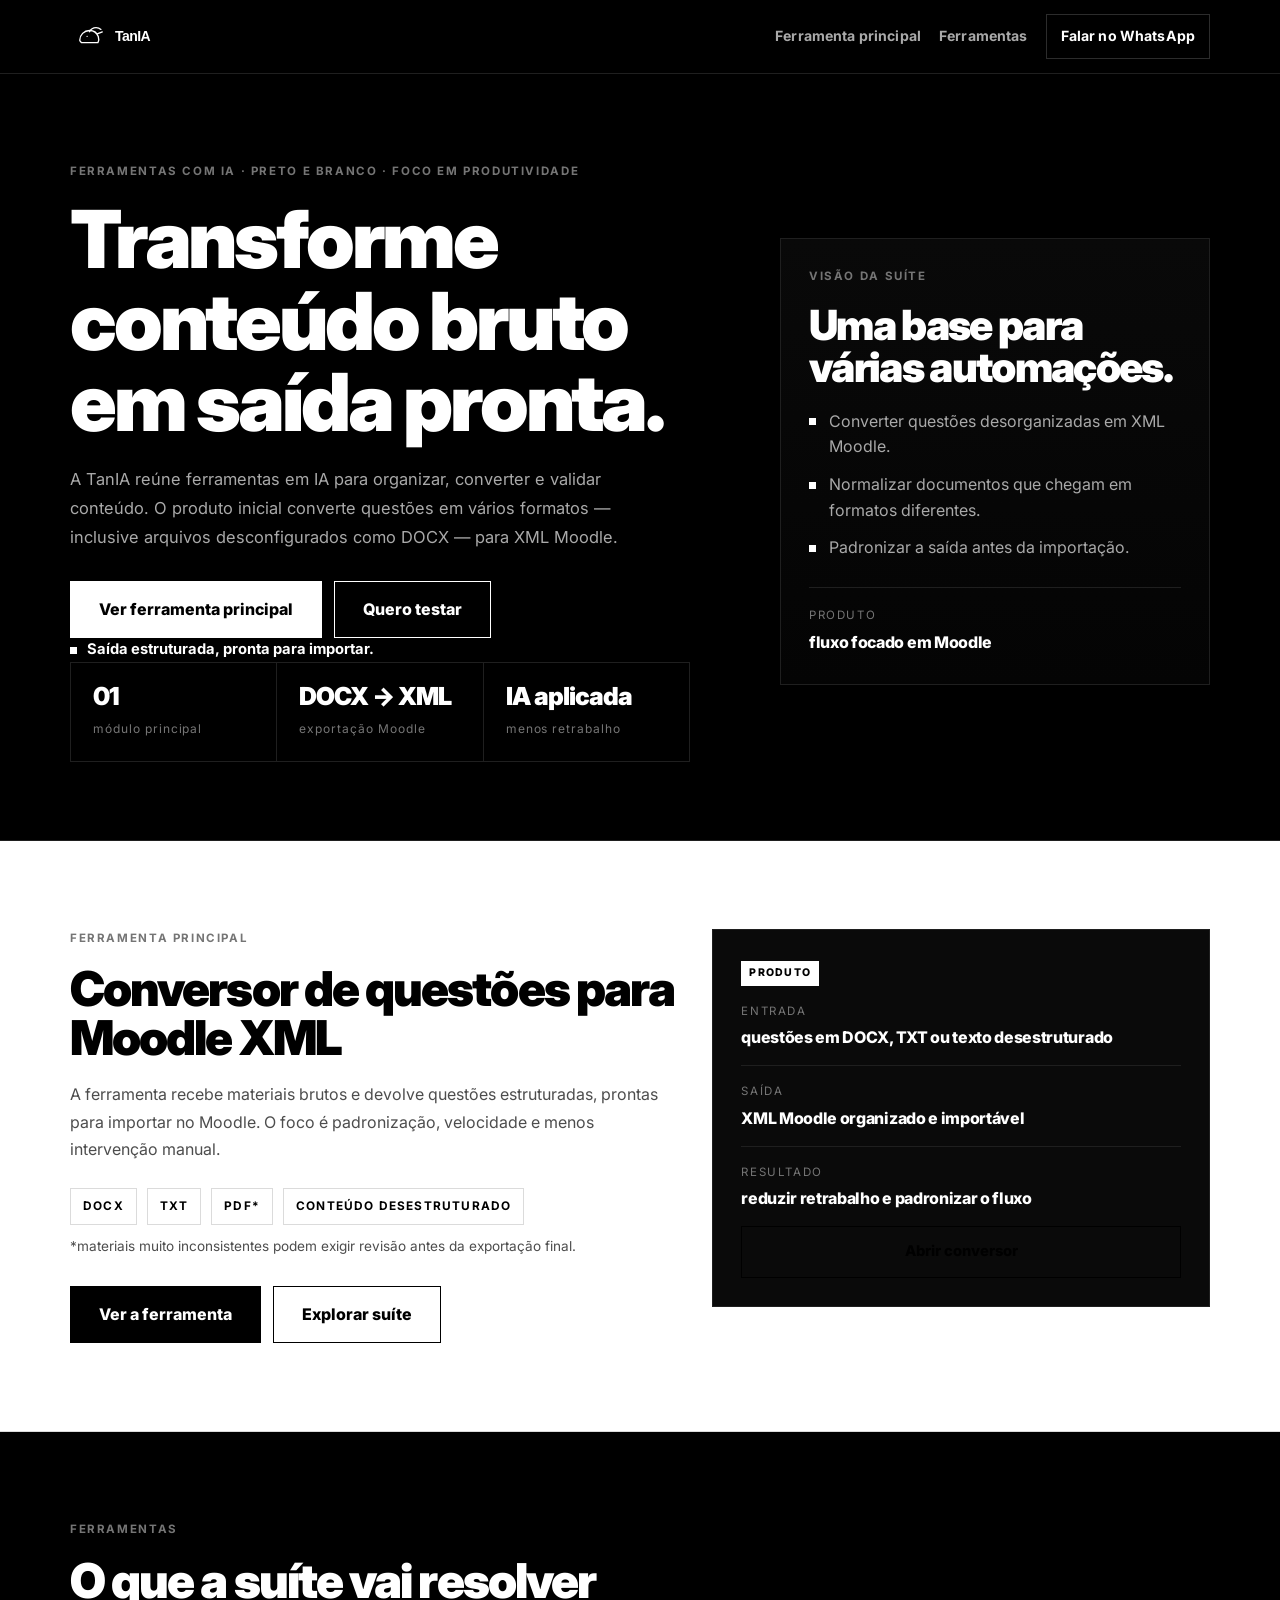
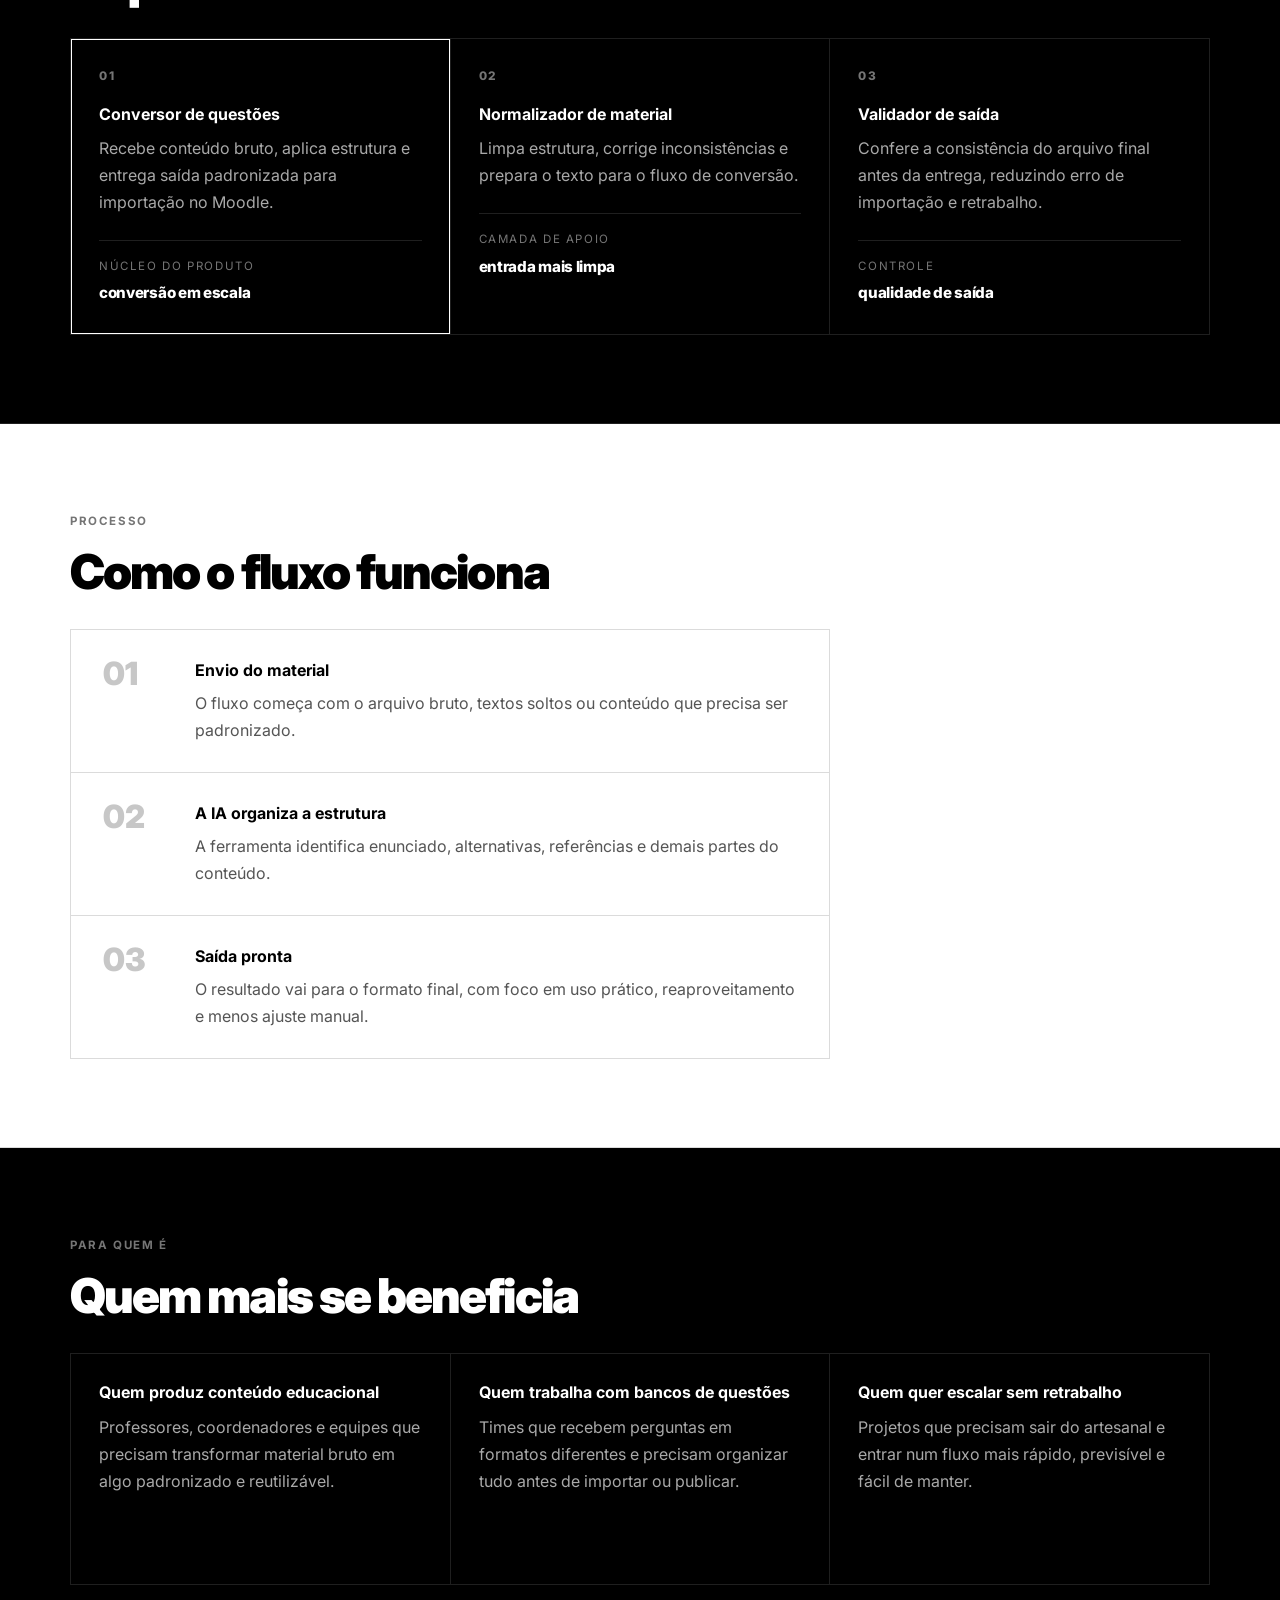
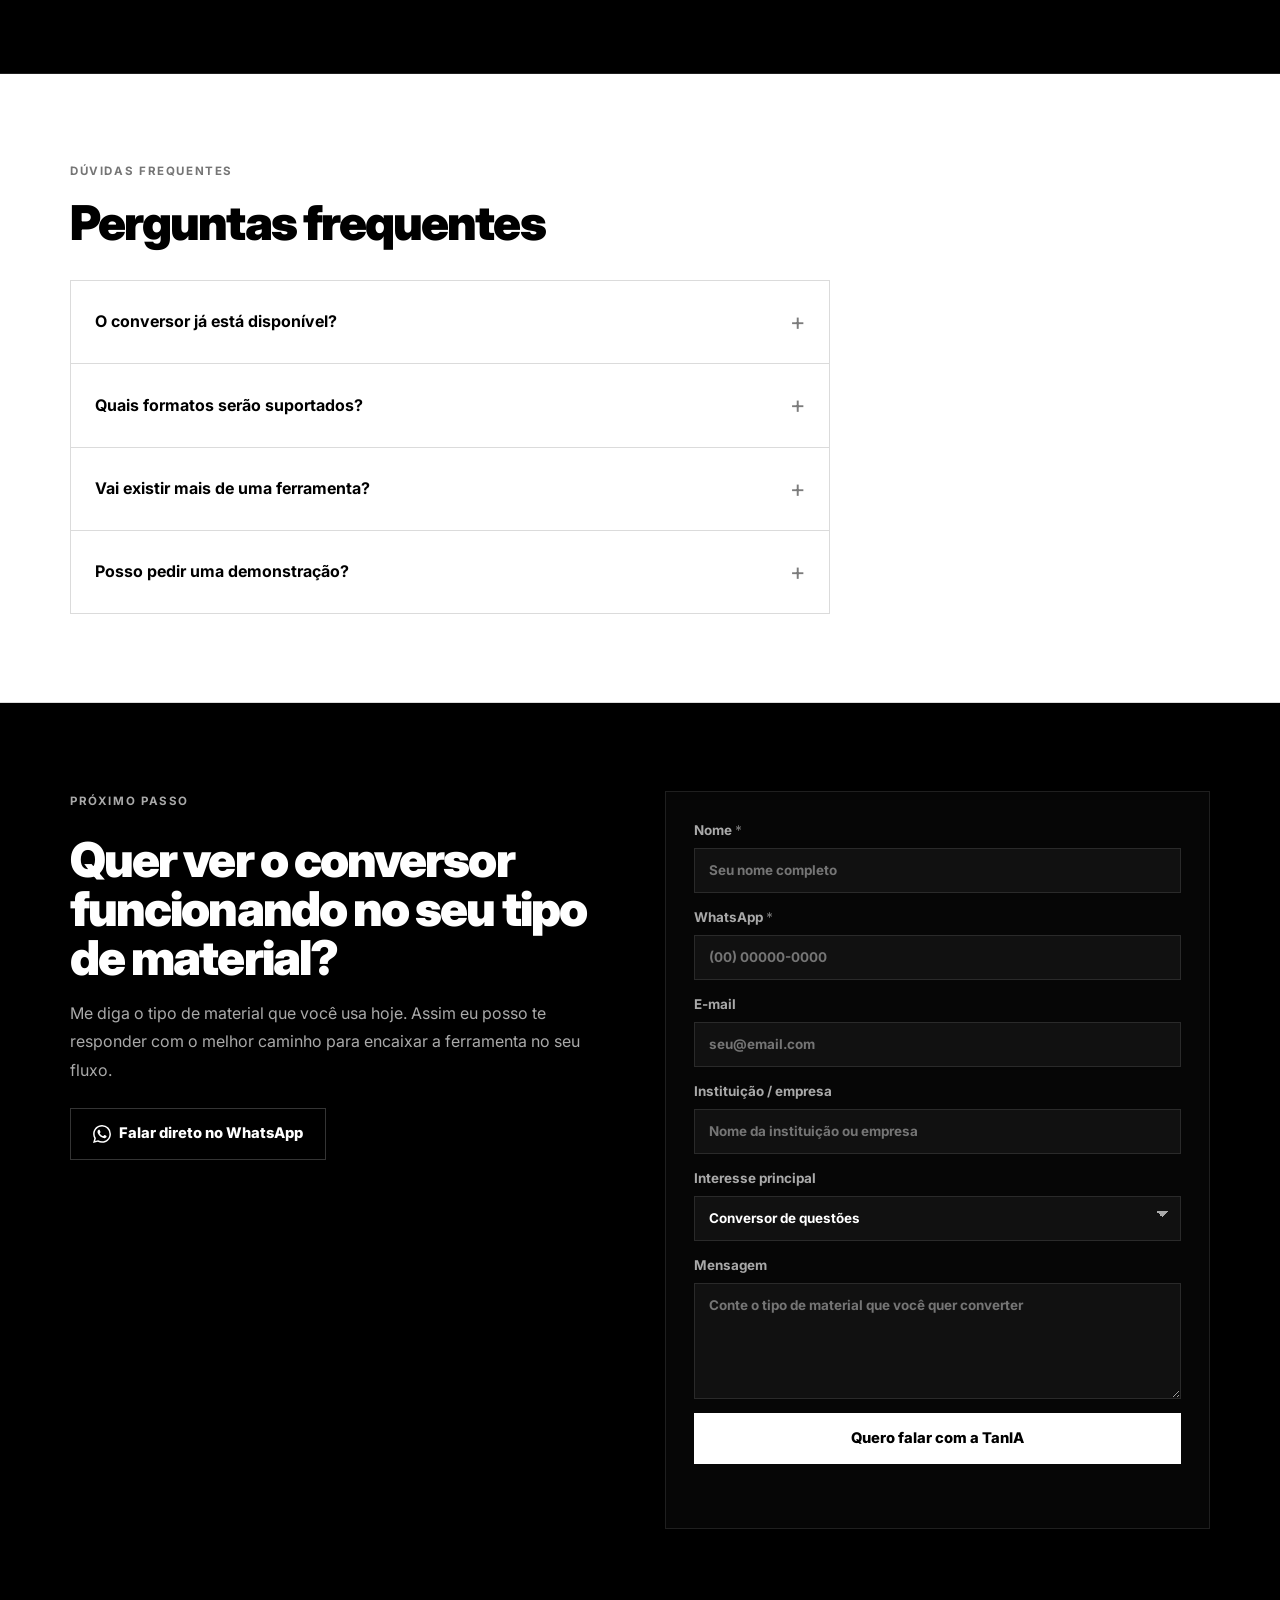
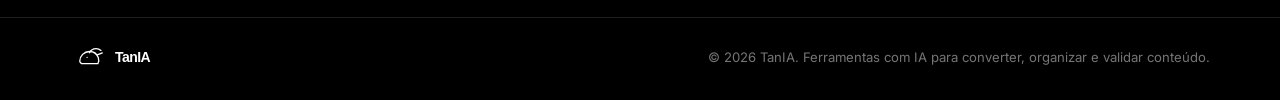
<file: index.html>
<!DOCTYPE html>
<html lang="pt-BR">
<head>
  <meta charset="UTF-8" />
  <meta name="viewport" content="width=device-width, initial-scale=1.0" />
  <meta name="description" content="TanIA reúne ferramentas com IA para converter, organizar e validar conteúdo bruto em saída pronta para uso — começando pelo conversor de questões para XML Moodle." />
  <meta name="theme-color" content="#000000" />
  <title>TanIA — Ferramentas com IA</title>
  <link rel="preconnect" href="https://fonts.googleapis.com" />
  <link rel="preconnect" href="https://fonts.gstatic.com" crossorigin />
  <link href="https://fonts.googleapis.com/css2?family=Inter:wght@400;500;600;700;800;900&display=swap" rel="stylesheet" />
  <link rel="stylesheet" href="styles.css" />
</head>
<body>
  <header class="topbar">
    <div class="container topbar__inner">
      <a href="#inicio" class="brand" aria-label="TanIA">
        <img src="assets/logo-tania-branca.svg" alt="TanIA" class="logo" />
      </a>
      <nav class="topbar__nav" aria-label="Navegação principal">
        <a href="#projeto-destaque">Ferramenta principal</a>
        <a href="#ferramentas">Ferramentas</a>
        <a href="#lead" class="topbar__cta">Falar no WhatsApp</a>
      </nav>
    </div>
  </header>

  <main>
    <section class="hero" id="inicio">
      <div class="container hero__grid">
        <div class="hero__copy">
          <p class="eyebrow">Ferramentas com IA · preto e branco · foco em produtividade</p>
          <h1>Transforme conteúdo bruto em saída pronta.</h1>
          <p class="hero-sub">
            A TanIA reúne ferramentas em IA para organizar, converter e validar conteúdo.
            O produto inicial converte questões em vários formatos — inclusive arquivos desconfigurados como DOCX — para XML Moodle.
          </p>
          <div class="hero__ctas">
            <a class="btn btn--primary btn--lg" href="#projeto-destaque">Ver ferramenta principal</a>
            <a class="btn btn--outline btn--lg" href="#lead">Quero testar</a>
          </div>
          <p class="hero-proof">Saída estruturada, pronta para importar.</p>
          <div class="kpis">
            <div class="kpi">
              <strong>01</strong>
              <span>módulo principal</span>
            </div>
            <div class="kpi">
              <strong>DOCX → XML</strong>
              <span>exportação Moodle</span>
            </div>
            <div class="kpi">
              <strong>IA aplicada</strong>
              <span>menos retrabalho</span>
            </div>
          </div>
        </div>
        <aside class="hero__aside">
          <div class="hero-panel">
            <p class="panel-kicker">Visão da suíte</p>
            <h2>Uma base para várias automações.</h2>
            <ul class="feature-list">
              <li>Converter questões desorganizadas em XML Moodle.</li>
              <li>Normalizar documentos que chegam em formatos diferentes.</li>
              <li>Padronizar a saída antes da importação.</li>
            </ul>
            <div class="panel-note">
              <span>Produto</span>
              <strong>fluxo focado em Moodle</strong>
            </div>
          </div>
        </aside>
      </div>
    </section>

    <section class="section section--light section--spotlight" id="projeto-destaque">
      <div class="container spotlight">
        <div class="spotlight__copy">
          <p class="section-tag">Ferramenta principal</p>
          <h2>Conversor de questões para Moodle XML</h2>
          <p>
            A ferramenta recebe materiais brutos e devolve questões estruturadas, prontas para importar no Moodle.
            O foco é padronização, velocidade e menos intervenção manual.
          </p>
          <div class="spotlight__chips" aria-label="Formatos suportados">
            <span>DOCX</span>
            <span>TXT</span>
            <span>PDF*</span>
            <span>Conteúdo desestruturado</span>
          </div>
          <p class="spotlight__note">*materiais muito inconsistentes podem exigir revisão antes da exportação final.</p>
          <div class="hero__ctas">
            <a class="btn btn--primary btn--dark btn--lg" href="#lead">Ver a ferramenta</a>
            <a class="btn btn--outline btn--dark btn--lg" href="#ferramentas">Explorar suíte</a>
          </div>
        </div>

        <div class="spotlight__card">
          <p class="card-badge">Produto</p>
          <div class="spotlight__stat">
            <span>Entrada</span>
            <strong>questões em DOCX, TXT ou texto desestruturado</strong>
          </div>
          <div class="spotlight__stat">
            <span>Saída</span>
            <strong>XML Moodle organizado e importável</strong>
          </div>
          <div class="spotlight__stat">
            <span>Resultado</span>
            <strong>reduzir retrabalho e padronizar o fluxo</strong>
          </div>
          <a class="btn btn--outline btn--dark btn--full" href="#lead">Abrir conversor</a>
        </div>
      </div>
    </section>

    <section class="section" id="ferramentas">
      <div class="container">
        <p class="section-tag">Ferramentas</p>
        <h2>O que a suíte vai resolver</h2>
        <div class="grid-3">
          <article class="card featured-card">
            <p class="card__num">01</p>
            <h3>Conversor de questões</h3>
            <p>Recebe conteúdo bruto, aplica estrutura e entrega saída padronizada para importação no Moodle.</p>
            <div class="card-meta">
              <span>núcleo do produto</span>
              <strong>conversão em escala</strong>
            </div>
          </article>
          <article class="card">
            <p class="card__num">02</p>
            <h3>Normalizador de material</h3>
            <p>Limpa estrutura, corrige inconsistências e prepara o texto para o fluxo de conversão.</p>
            <div class="card-meta">
              <span>camada de apoio</span>
              <strong>entrada mais limpa</strong>
            </div>
          </article>
          <article class="card">
            <p class="card__num">03</p>
            <h3>Validador de saída</h3>
            <p>Confere a consistência do arquivo final antes da entrega, reduzindo erro de importação e retrabalho.</p>
            <div class="card-meta">
              <span>controle</span>
              <strong>qualidade de saída</strong>
            </div>
          </article>
        </div>
      </div>
    </section>

    <section class="section section--light" id="como-funciona">
      <div class="container">
        <p class="section-tag">Processo</p>
        <h2>Como o fluxo funciona</h2>
        <div class="steps">
          <div class="step">
            <span class="step__num">01</span>
            <div>
              <h3>Envio do material</h3>
              <p>O fluxo começa com o arquivo bruto, textos soltos ou conteúdo que precisa ser padronizado.</p>
            </div>
          </div>
          <div class="step">
            <span class="step__num">02</span>
            <div>
              <h3>A IA organiza a estrutura</h3>
              <p>A ferramenta identifica enunciado, alternativas, referências e demais partes do conteúdo.</p>
            </div>
          </div>
          <div class="step">
            <span class="step__num">03</span>
            <div>
              <h3>Saída pronta</h3>
              <p>O resultado vai para o formato final, com foco em uso prático, reaproveitamento e menos ajuste manual.</p>
            </div>
          </div>
        </div>
      </div>
    </section>

    <section class="section" id="para-quem">
      <div class="container">
        <p class="section-tag">Para quem é</p>
        <h2>Quem mais se beneficia</h2>
        <div class="grid-3">
          <article class="card">
            <h3>Quem produz conteúdo educacional</h3>
            <p>Professores, coordenadores e equipes que precisam transformar material bruto em algo padronizado e reutilizável.</p>
          </article>
          <article class="card">
            <h3>Quem trabalha com bancos de questões</h3>
            <p>Times que recebem perguntas em formatos diferentes e precisam organizar tudo antes de importar ou publicar.</p>
          </article>
          <article class="card">
            <h3>Quem quer escalar sem retrabalho</h3>
            <p>Projetos que precisam sair do artesanal e entrar num fluxo mais rápido, previsível e fácil de manter.</p>
          </article>
        </div>
      </div>
    </section>

    <section class="section section--light" id="faq">
      <div class="container">
        <p class="section-tag">Dúvidas frequentes</p>
        <h2>Perguntas frequentes</h2>
        <div class="faq">
          <details>
            <summary>O conversor já está disponível?</summary>
            <p>O produto está em fase final de publicação e a página já está preparada para receber o acesso direto.</p>
          </details>
          <details>
            <summary>Quais formatos serão suportados?</summary>
            <p>O foco inicial é em DOCX, TXT e materiais desestruturados, com saída em XML Moodle.</p>
          </details>
          <details>
            <summary>Vai existir mais de uma ferramenta?</summary>
            <p>Sim. A suíte foi pensada para crescer com novos utilitários de organização, validação e conversão.</p>
          </details>
          <details>
            <summary>Posso pedir uma demonstração?</summary>
            <p>Sim. Use o formulário ou o WhatsApp para informar o tipo de material que você quer converter.</p>
          </details>
        </div>
      </div>
    </section>

    <section class="section" id="lead">
      <div class="container lead-wrap">
        <div class="lead-pitch">
          <p class="section-tag">Próximo passo</p>
          <h2>Quer ver o conversor funcionando no seu tipo de material?</h2>
          <p>
            Me diga o tipo de material que você usa hoje. Assim eu posso te responder com o melhor caminho para encaixar a ferramenta no seu fluxo.
          </p>
          <a class="btn btn--ghost whatsapp-alt" href="https://wa.me/55" target="_blank" rel="noopener">
            <svg xmlns="http://www.w3.org/2000/svg" width="18" height="18" viewBox="0 0 24 24" fill="currentColor" aria-hidden="true"><path d="M17.472 14.382c-.297-.149-1.758-.867-2.03-.967-.273-.099-.471-.148-.67.15-.197.297-.767.966-.94 1.164-.173.199-.347.223-.644.075-.297-.15-1.255-.463-2.39-1.475-.883-.788-1.48-1.761-1.653-2.059-.173-.297-.018-.458.13-.606.134-.133.298-.347.446-.52.149-.174.198-.298.298-.497.099-.198.05-.371-.025-.52-.075-.149-.669-1.612-.916-2.207-.242-.579-.487-.5-.669-.51-.173-.008-.371-.01-.57-.01-.198 0-.52.074-.792.372-.272.297-1.04 1.016-1.04 2.479 0 1.462 1.065 2.875 1.213 3.074.149.198 2.096 3.2 5.077 4.487.709.306 1.262.489 1.694.625.712.227 1.36.195 1.871.118.571-.085 1.758-.719 2.006-1.413.248-.694.248-1.289.173-1.413-.074-.124-.272-.198-.57-.347m-5.421 7.403h-.004a9.87 9.87 0 01-5.031-1.378l-.361-.214-3.741.982.998-3.648-.235-.374a9.86 9.86 0 01-1.51-5.26c.001-5.45 4.436-9.884 9.888-9.884 2.64 0 5.122 1.03 6.988 2.898a9.825 9.825 0 012.893 6.994c-.003 5.45-4.437 9.884-9.885 9.884m8.413-18.297A11.815 11.815 0 0012.05 0C5.495 0 .16 5.335.157 11.892c0 2.096.547 4.142 1.588 5.945L.057 24l6.305-1.654a11.882 11.882 0 005.683 1.448h.005c6.554 0 11.890-5.335 11.893-11.893a11.821 11.821 0 00-3.48-8.413Z"/></svg>
            Falar direto no WhatsApp
          </a>
        </div>
        <form id="lead-form" novalidate>
          <label>
            Nome <span class="req">*</span>
            <input type="text" name="nome" required minlength="2" autocomplete="name" placeholder="Seu nome completo" />
          </label>
          <label>
            WhatsApp <span class="req">*</span>
            <input type="tel" name="whatsapp" required minlength="10" autocomplete="tel" placeholder="(00) 00000-0000" />
          </label>
          <label>
            E-mail
            <input type="email" name="email" autocomplete="email" placeholder="seu@email.com" />
          </label>
          <label>
            Instituição / empresa
            <input type="text" name="empresa" minlength="2" autocomplete="organization" placeholder="Nome da instituição ou empresa" />
          </label>
          <label>
            Interesse principal
            <select name="interesse">
              <option value="Conversor de questões">Conversor de questões</option>
              <option value="Outras ferramentas">Outras ferramentas</option>
              <option value="Quero uma demo">Quero uma demo</option>
            </select>
          </label>
          <label>
            Mensagem
            <textarea name="mensagem" rows="4" placeholder="Conte o tipo de material que você quer converter"></textarea>
          </label>
          <button type="submit" class="btn btn--primary btn--full">Quero falar com a TanIA</button>
          <p id="form-feedback" class="feedback" role="status" aria-live="polite"></p>
        </form>
      </div>
    </section>
  </main>

  <footer class="footer">
    <div class="container footer__inner">
      <img src="assets/logo-tania-branca.svg" alt="TanIA" class="footer__logo" />
      <p class="footer__copy">&copy; 2026 TanIA. Ferramentas com IA para converter, organizar e validar conteúdo.</p>
    </div>
  </footer>

  <div class="mobile-dock" aria-label="Ações rápidas">
    <a class="dock-btn dock-btn--wa" href="https://wa.me/55" target="_blank" rel="noopener" aria-label="Falar no WhatsApp">
      <svg xmlns="http://www.w3.org/2000/svg" width="22" height="22" viewBox="0 0 24 24" fill="currentColor" aria-hidden="true"><path d="M17.472 14.382c-.297-.149-1.758-.867-2.03-.967-.273-.099-.471-.148-.67.15-.197.297-.767.966-.94 1.164-.173.199-.347.223-.644.075-.297-.15-1.255-.463-2.39-1.475-.883-.788-1.48-1.761-1.653-2.059-.173-.297-.018-.458.13-.606.134-.133.298-.347.446-.52.149-.174.198-.298.298-.497.099-.198.05-.371-.025-.52-.075-.149-.669-1.612-.916-2.207-.242-.579-.487-.5-.669-.51-.173-.008-.371-.01-.57-.01-.198 0-.52.074-.792.372-.272.297-1.04 1.016-1.04 2.479 0 1.462 1.065 2.875 1.213 3.074.149.198 2.096 3.2 5.077 4.487.709.306 1.262.489 1.694.625.712.227 1.36.195 1.871.118.571-.085 1.758-.719 2.006-1.413.248-.694.248-1.289.173-1.413-.074-.124-.272-.198-.57-.347m-5.421 7.403h-.004a9.87 9.87 0 01-5.031-1.378l-.361-.214-3.741.982.998-3.648-.235-.374a9.86 9.86 0 01-1.51-5.26c.001-5.45 4.436-9.884 9.888-9.884 2.64 0 5.122 1.03 6.988 2.898a9.825 9.825 0 012.893 6.994c-.003 5.45-4.437 9.884-9.885 9.884m8.413-18.297A11.815 11.815 0 0012.05 0C5.495 0 .16 5.335.157 11.892c0 2.096.547 4.142 1.588 5.945L.057 24l6.305-1.654a11.882 11.882 0 005.683 1.448h.005c6.554 0 11.890-5.335 11.893-11.893a11.821 11.821 0 00-3.48-8.413Z"/></svg>
      <span class="dock-label">WhatsApp</span>
    </a>
    <a class="dock-btn dock-btn--proposal" href="#projeto-destaque" aria-label="Ver ferramenta principal">
      <svg xmlns="http://www.w3.org/2000/svg" width="20" height="20" viewBox="0 0 24 24" fill="none" stroke="currentColor" stroke-width="2" stroke-linecap="round" stroke-linejoin="round" aria-hidden="true"><path d="M4 4h16c1.1 0 2 .9 2 2v12c0 1.1-.9 2-2 2H4c-1.1 0-2-.9-2-2V6c0-1.1.9-2 2-2z"></path><polyline points="22,6 12,13 2,6"></polyline></svg>
      <span class="dock-label">Ferramenta 01</span>
    </a>
  </div>

  <script src="app.js"></script>
</body>
</html>
</file>
<file: styles.css>
:root {
  --black: #000;
  --white: #fff;
  --gray: #757575;
  --gray-mid: #a9a9a9;
  --gray-light: #f2f2f2;
  --line: #1f1f1f;
  --line-light: #dbdbdb;
  --panel: #0a0a0a;
  --t: 160ms ease;
}

*, *::before, *::after {
  box-sizing: border-box;
}

html {
  scroll-behavior: smooth;
  scroll-padding-top: 78px;
}

body {
  margin: 0;
  font-family: 'Inter', system-ui, -apple-system, BlinkMacSystemFont, 'Segoe UI', sans-serif;
  background: var(--black);
  color: var(--white);
  line-height: 1.6;
  -webkit-font-smoothing: antialiased;
}

a {
  color: inherit;
}

img {
  display: block;
  max-width: 100%;
}

button,
input,
select,
textarea {
  font: inherit;
}

button,
input,
select,
textarea {
  border-radius: 0;
}

.container {
  width: min(1140px, 92%);
  margin: 0 auto;
}

.topbar {
  position: sticky;
  top: 0;
  z-index: 50;
  background: rgba(0, 0, 0, 0.94);
  backdrop-filter: blur(8px);
  border-bottom: 1px solid var(--line);
}

.topbar__inner {
  display: flex;
  align-items: center;
  justify-content: space-between;
  gap: 20px;
  padding: 14px 0;
}

.brand {
  display: inline-flex;
  align-items: center;
  text-decoration: none;
}

.logo,
.footer__logo {
  height: 34px;
  width: auto;
}

.topbar__nav {
  display: flex;
  align-items: center;
  gap: 18px;
  flex-wrap: wrap;
  justify-content: flex-end;
}

.topbar__nav a {
  text-decoration: none;
  font-size: 0.88rem;
  font-weight: 700;
  letter-spacing: 0.01em;
  color: var(--gray-mid);
  transition: color var(--t), opacity var(--t);
}

.topbar__nav a:hover,
.topbar__nav a:focus-visible {
  color: var(--white);
}

.topbar__cta {
  color: var(--white) !important;
  border: 1px solid #2c2c2c;
  padding: 10px 14px;
}

.hero,
.section,
.footer {
  border-bottom: 1px solid var(--line);
}

.hero {
  padding: 88px 0 78px;
}

.hero__grid {
  display: grid;
  grid-template-columns: 1.15fr 0.85fr;
  gap: 44px;
  align-items: center;
}

.eyebrow,
.section-tag,
.panel-kicker,
.card__num,
.plan-name,
.req {
  text-transform: uppercase;
  letter-spacing: 0.14em;
}

.eyebrow,
.section-tag,
.panel-kicker {
  font-size: 0.72rem;
  font-weight: 700;
  color: var(--gray);
  margin: 0 0 18px;
}

.hero h1,
h2 {
  letter-spacing: -0.04em;
  line-height: 1.02;
  margin: 0;
}

.hero h1 {
  max-width: 12ch;
  font-size: clamp(2.8rem, 7vw, 5rem);
  font-weight: 900;
}

.hero-sub {
  max-width: 58ch;
  margin: 22px 0 0;
  color: var(--gray-mid);
  font-size: 1.03rem;
  line-height: 1.78;
}

.hero__ctas {
  display: flex;
  gap: 12px;
  flex-wrap: wrap;
  margin-top: 28px;
}

.hero-proof {
  margin: 18px 0 0;
  color: var(--white);
  font-size: 0.92rem;
  font-weight: 700;
}

.hero-proof::before {
  content: '';
  display: inline-block;
  width: 7px;
  height: 7px;
  margin-right: 10px;
  background: var(--white);
  vertical-align: middle;
}

.kpis {
  display: grid;
  grid-template-columns: repeat(3, 1fr);
  gap: 1px;
  background: var(--line);
  border: 1px solid var(--line);
  margin-top: 36px;
  max-width: 620px;
}

.kpi {
  background: var(--black);
  padding: 20px 22px;
}

.kpi strong {
  display: block;
  font-size: 1.55rem;
  line-height: 1.1;
  margin-bottom: 5px;
  font-weight: 900;
  letter-spacing: -0.04em;
}

.kpi span {
  font-size: 0.75rem;
  color: var(--gray);
  letter-spacing: 0.08em;
}

.hero__aside {
  display: flex;
  justify-content: flex-end;
}

.hero-panel {
  width: min(100%, 430px);
  border: 1px solid var(--line);
  background: linear-gradient(180deg, #090909, #040404);
  padding: 28px;
}

.hero-panel h2 {
  font-size: clamp(1.8rem, 4vw, 2.6rem);
  margin-bottom: 20px;
}

.feature-list {
  list-style: none;
  padding: 0;
  margin: 0;
  display: grid;
  gap: 12px;
}

.feature-list li {
  position: relative;
  padding-left: 20px;
  color: var(--gray-mid);
  line-height: 1.6;
}

.feature-list li::before {
  content: '';
  position: absolute;
  left: 0;
  top: 0.6em;
  width: 7px;
  height: 7px;
  background: var(--white);
}

.panel-note {
  margin-top: 26px;
  padding-top: 18px;
  border-top: 1px solid var(--line);
}

.panel-note span,
.card-meta span,
.spotlight__stat span {
  display: block;
  font-size: 0.72rem;
  color: var(--gray);
  text-transform: uppercase;
  letter-spacing: 0.14em;
  margin-bottom: 6px;
}

.panel-note strong,
.card-meta strong,
.spotlight__stat strong {
  display: block;
  font-weight: 800;
  letter-spacing: -0.02em;
}

.section {
  padding: 88px 0;
}

.section--light {
  background: var(--white);
  color: var(--black);
  border-bottom-color: var(--line-light);
}

h2 {
  font-size: clamp(2rem, 5vw, 3rem);
  font-weight: 900;
}

.section h2 {
  margin-bottom: 32px;
}

.hero__ctas + .hero-proof,
.hero-proof + .kpis {
  margin-top: 0;
}

.spotlight {
  display: grid;
  grid-template-columns: 1.1fr 0.9fr;
  gap: 34px;
  align-items: start;
}

.spotlight__copy > p:not(.section-tag),
.lead-pitch > p,
.highlight-text,
.card > p:not(.card__num),
.step div p,
.spotlight__note {
  color: inherit;
  margin: 0;
}

.section--spotlight h2 {
  margin-bottom: 18px;
}

.spotlight__copy > p:not(.section-tag) {
  max-width: 60ch;
  color: #4d4d4d;
  line-height: 1.72;
}

.spotlight__chips {
  display: flex;
  flex-wrap: wrap;
  gap: 10px;
  margin: 24px 0 10px;
}

.spotlight__chips span {
  border: 1px solid var(--line-light);
  padding: 8px 12px;
  font-size: 0.74rem;
  font-weight: 700;
  text-transform: uppercase;
  letter-spacing: 0.1em;
  background: #fff;
}

.spotlight__note {
  font-size: 0.85rem;
  color: #6a6a6a;
  margin-top: 6px;
}

.spotlight__card {
  background: #0a0a0a;
  color: var(--white);
  border: 1px solid var(--line);
  padding: 28px;
}

.card-badge,
.plan-badge {
  display: inline-block;
  background: var(--white);
  color: var(--black);
  padding: 4px 8px;
  font-size: 0.66rem;
  font-weight: 800;
  letter-spacing: 0.12em;
  text-transform: uppercase;
  margin: 0 0 16px;
}

.spotlight__stat {
  padding: 16px 0;
  border-top: 1px solid var(--line);
}

.spotlight__stat:first-of-type {
  border-top: 0;
  padding-top: 0;
}

.spotlight__stat strong {
  line-height: 1.45;
}

.grid-3 {
  display: grid;
  grid-template-columns: repeat(3, 1fr);
  gap: 1px;
  background: var(--line);
  border: 1px solid var(--line);
}

.section--light .grid-3 {
  background: var(--line-light);
  border-color: var(--line-light);
}

.card {
  background: var(--black);
  padding: 28px;
  min-height: 230px;
}

.section--light .card {
  background: var(--white);
  color: var(--black);
}

.featured-card {
  outline: 1px solid var(--white);
  outline-offset: -1px;
}

.card__num {
  font-size: 0.74rem;
  font-weight: 800;
  color: var(--gray);
  margin: 0 0 18px;
}

.card h3 {
  margin: 0 0 10px;
  font-size: 1rem;
  line-height: 1.35;
}

.card > p:not(.card__num) {
  color: var(--gray-mid);
  line-height: 1.68;
}

.section--light .card > p:not(.card__num) {
  color: #525252;
}

.card-meta {
  margin-top: 24px;
  padding-top: 16px;
  border-top: 1px solid var(--line);
}

.card-meta strong {
  font-size: 0.95rem;
}

.steps {
  max-width: 760px;
  display: grid;
  gap: 1px;
  background: var(--line-light);
  border: 1px solid var(--line-light);
}

.step {
  display: grid;
  grid-template-columns: 70px 1fr;
  gap: 22px;
  padding: 28px 32px;
  background: var(--white);
}

.step__num {
  font-size: 2rem;
  font-weight: 900;
  line-height: 1;
  color: #c7c7c7;
}

.step h3 {
  margin: 0 0 6px;
  font-size: 1rem;
}

.step div p {
  color: #555;
  line-height: 1.7;
}

.faq {
  max-width: 760px;
  display: grid;
  gap: 1px;
  background: var(--line-light);
  border: 1px solid var(--line-light);
}

.faq details {
  background: var(--white);
}

.faq summary {
  cursor: pointer;
  list-style: none;
  display: flex;
  align-items: center;
  justify-content: space-between;
  gap: 20px;
  padding: 22px 24px;
  font-weight: 700;
}

.faq summary::-webkit-details-marker {
  display: none;
}

.faq summary::after {
  content: '+';
  font-size: 1.5rem;
  font-weight: 400;
  color: #7c7c7c;
}

.faq details[open] summary::after {
  content: '−';
}

.faq details p {
  padding: 0 24px 22px;
  color: #555;
  line-height: 1.7;
}

.lead-wrap {
  display: grid;
  grid-template-columns: 1fr 1fr;
  gap: 50px;
  align-items: start;
}

.lead-pitch h2 {
  margin-bottom: 16px;
}

.lead-pitch > p {
  max-width: 55ch;
  color: var(--gray-mid);
  line-height: 1.78;
  margin-bottom: 24px;
}

form {
  background: #060606;
  border: 1px solid var(--line);
  padding: 28px;
}

label {
  display: block;
  margin-bottom: 14px;
  font-size: 0.84rem;
  font-weight: 700;
  color: var(--gray-mid);
}

.req {
  color: var(--gray);
  font-weight: 500;
}

input,
select,
textarea {
  display: block;
  width: 100%;
  margin-top: 6px;
  background: #111;
  color: var(--white);
  border: 1px solid #2a2a2a;
  padding: 11px 14px;
  transition: border-color var(--t), background var(--t);
  appearance: none;
}

select {
  background-image: linear-gradient(45deg, transparent 50%, #aaa 50%), linear-gradient(135deg, #aaa 50%, transparent 50%);
  background-position: calc(100% - 18px) calc(1em + 1px), calc(100% - 12px) calc(1em + 1px);
  background-size: 6px 6px, 6px 6px;
  background-repeat: no-repeat;
  padding-right: 38px;
}

textarea {
  resize: vertical;
  min-height: 116px;
}

input:hover,
select:hover,
textarea:hover {
  border-color: #3a3a3a;
}

input:focus,
select:focus,
textarea:focus {
  outline: none;
  border-color: var(--white);
}

input.invalid,
select.invalid,
textarea.invalid {
  border-color: #ff8b8b !important;
}

.btn {
  display: inline-flex;
  align-items: center;
  justify-content: center;
  gap: 8px;
  width: auto;
  padding: 13px 22px;
  border: 1px solid var(--white);
  background: transparent;
  color: var(--white);
  text-decoration: none;
  font-size: 0.92rem;
  font-weight: 800;
  cursor: pointer;
  transition: background var(--t), color var(--t), border-color var(--t), transform var(--t);
}

.btn:hover {
  transform: translateY(-1px);
}

.btn--lg {
  padding: 15px 28px;
  font-size: 1rem;
}

.btn--full {
  width: 100%;
}

.btn--primary {
  background: var(--white);
  color: var(--black);
  border-color: var(--white);
}

.btn--primary:hover {
  background: #e0e0e0;
  border-color: #e0e0e0;
}

.btn--outline:hover,
.btn--ghost:hover {
  background: var(--white);
  color: var(--black);
}

.btn--ghost {
  border-color: #343434;
}

.btn--dark {
  border-color: var(--black);
  color: var(--black);
}

.btn--dark.btn--primary {
  background: var(--black);
  border-color: var(--black);
  color: var(--white);
}

.btn--dark.btn--primary:hover {
  background: #222;
  border-color: #222;
  color: var(--white);
}

.btn--dark.btn--outline:hover,
.btn--dark.btn--ghost:hover {
  background: var(--black);
  color: var(--white);
}

.feedback {
  min-height: 22px;
  margin: 14px 0 0;
  font-size: 0.9rem;
}

.feedback.success { color: #96e6a4; }
.feedback.error { color: #ff9c9c; }

.footer {
  padding: 22px 0 26px;
  border-bottom: 0;
}

.footer__inner {
  display: flex;
  align-items: center;
  justify-content: space-between;
  gap: 18px;
}

.footer__copy {
  margin: 0;
  font-size: 0.82rem;
  color: var(--gray);
}

.mobile-dock {
  position: fixed;
  left: 50%;
  bottom: 16px;
  transform: translateX(-50%);
  display: none;
  gap: 10px;
  z-index: 60;
}

.dock-btn {
  display: inline-flex;
  align-items: center;
  gap: 8px;
  min-height: 48px;
  padding: 0 16px;
  border: 1px solid #2a2a2a;
  background: rgba(0, 0, 0, 0.94);
  color: var(--white);
  text-decoration: none;
  backdrop-filter: blur(8px);
}

.dock-label {
  font-size: 0.84rem;
  font-weight: 800;
}

.dock-btn--proposal {
  background: rgba(255, 255, 255, 0.98);
  color: var(--black);
  border-color: var(--white);
}

.dock-btn:focus-visible,
.btn:focus-visible,
.topbar__nav a:focus-visible {
  outline: 2px solid var(--white);
  outline-offset: 3px;
}

@media (max-width: 980px) {
  .hero__grid,
  .spotlight,
  .lead-wrap {
    grid-template-columns: 1fr;
  }

  .hero__aside {
    justify-content: flex-start;
  }

  .grid-3 {
    grid-template-columns: 1fr;
  }

  .kpis {
    max-width: 100%;
  }
}

@media (max-width: 760px) {
  .topbar__inner {
    align-items: flex-start;
    flex-direction: column;
  }

  .topbar__nav {
    width: 100%;
    justify-content: flex-start;
  }

  .hero {
    padding-top: 68px;
  }

  .hero h1 {
    max-width: 100%;
  }

  .kpis {
    grid-template-columns: 1fr;
  }

  .step {
    grid-template-columns: 1fr;
    gap: 8px;
  }

  .mobile-dock {
    display: inline-flex;
  }

  .footer__inner {
    padding-bottom: 56px;
  }
}

@media (prefers-reduced-motion: reduce) {
  html {
    scroll-behavior: auto;
  }

  *, *::before, *::after {
    animation-duration: 0.01ms !important;
    animation-iteration-count: 1 !important;
    transition-duration: 0.01ms !important;
  }
}
</file>
